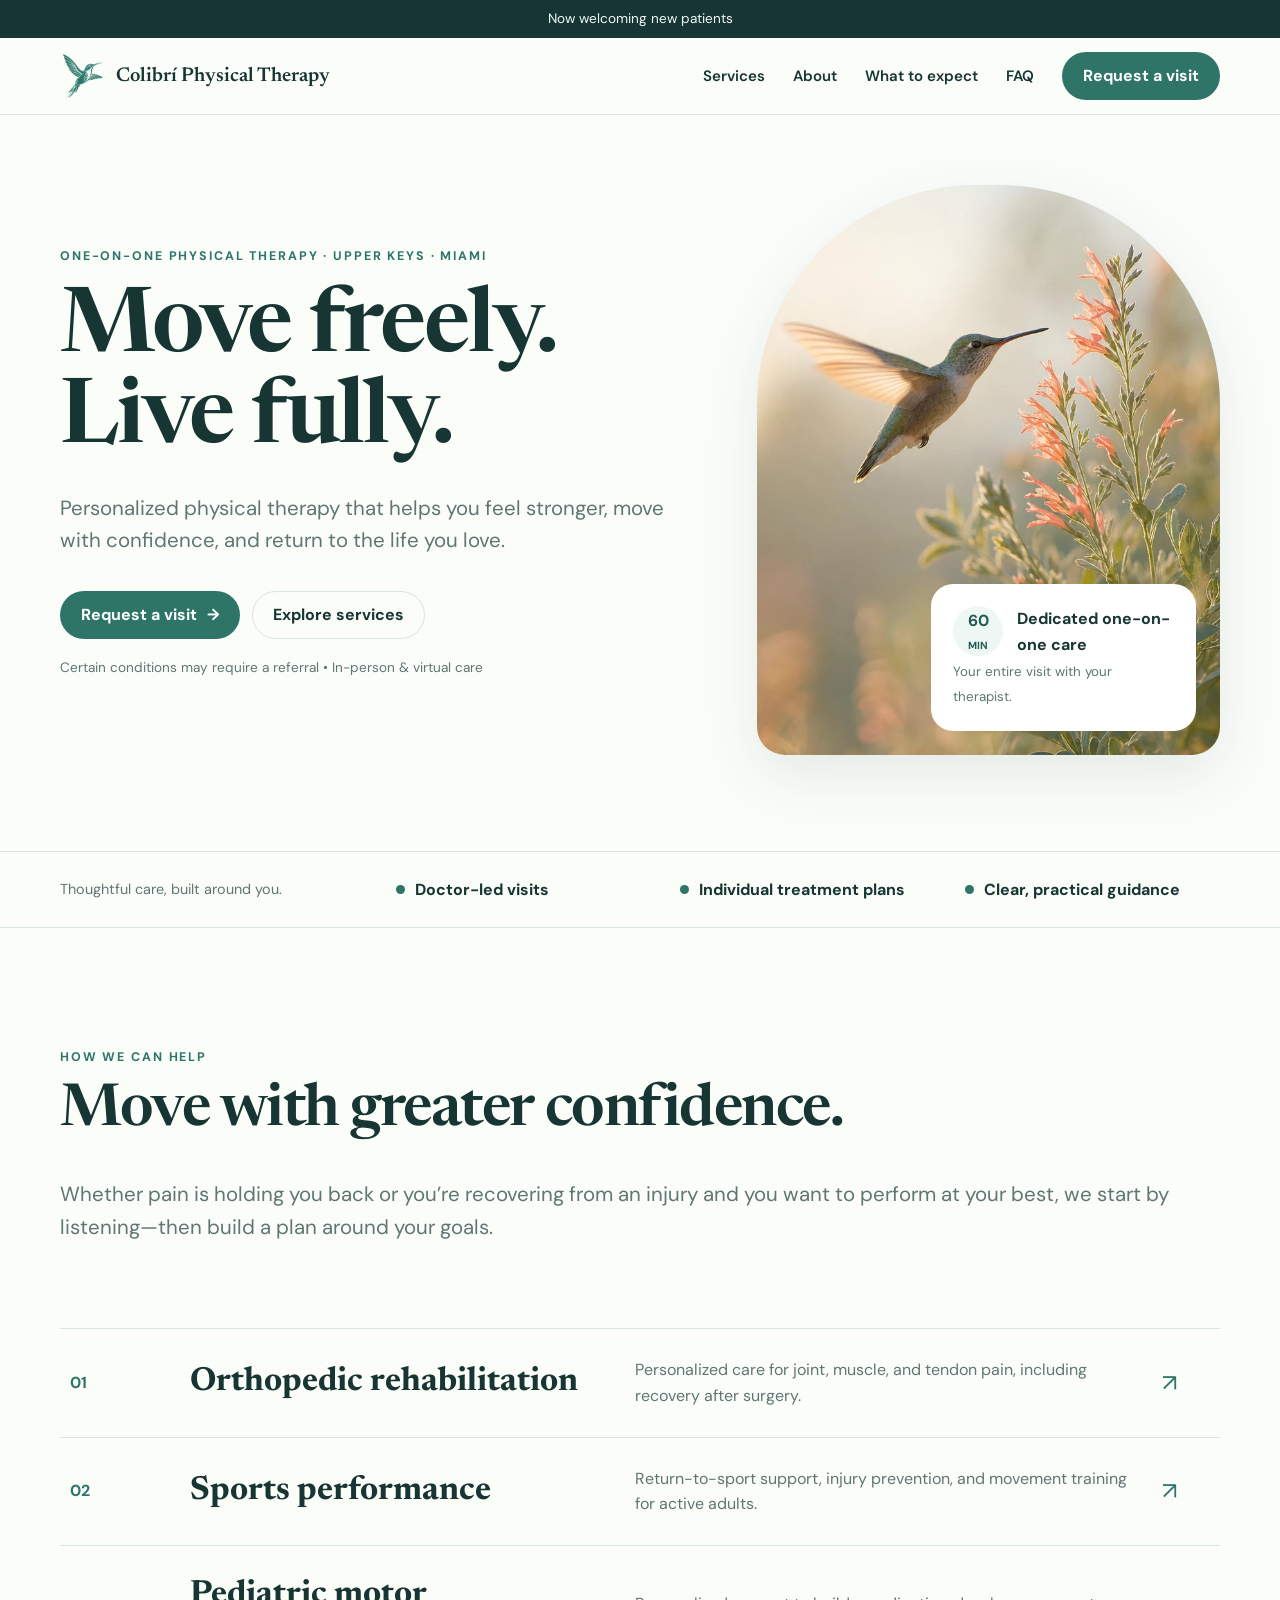
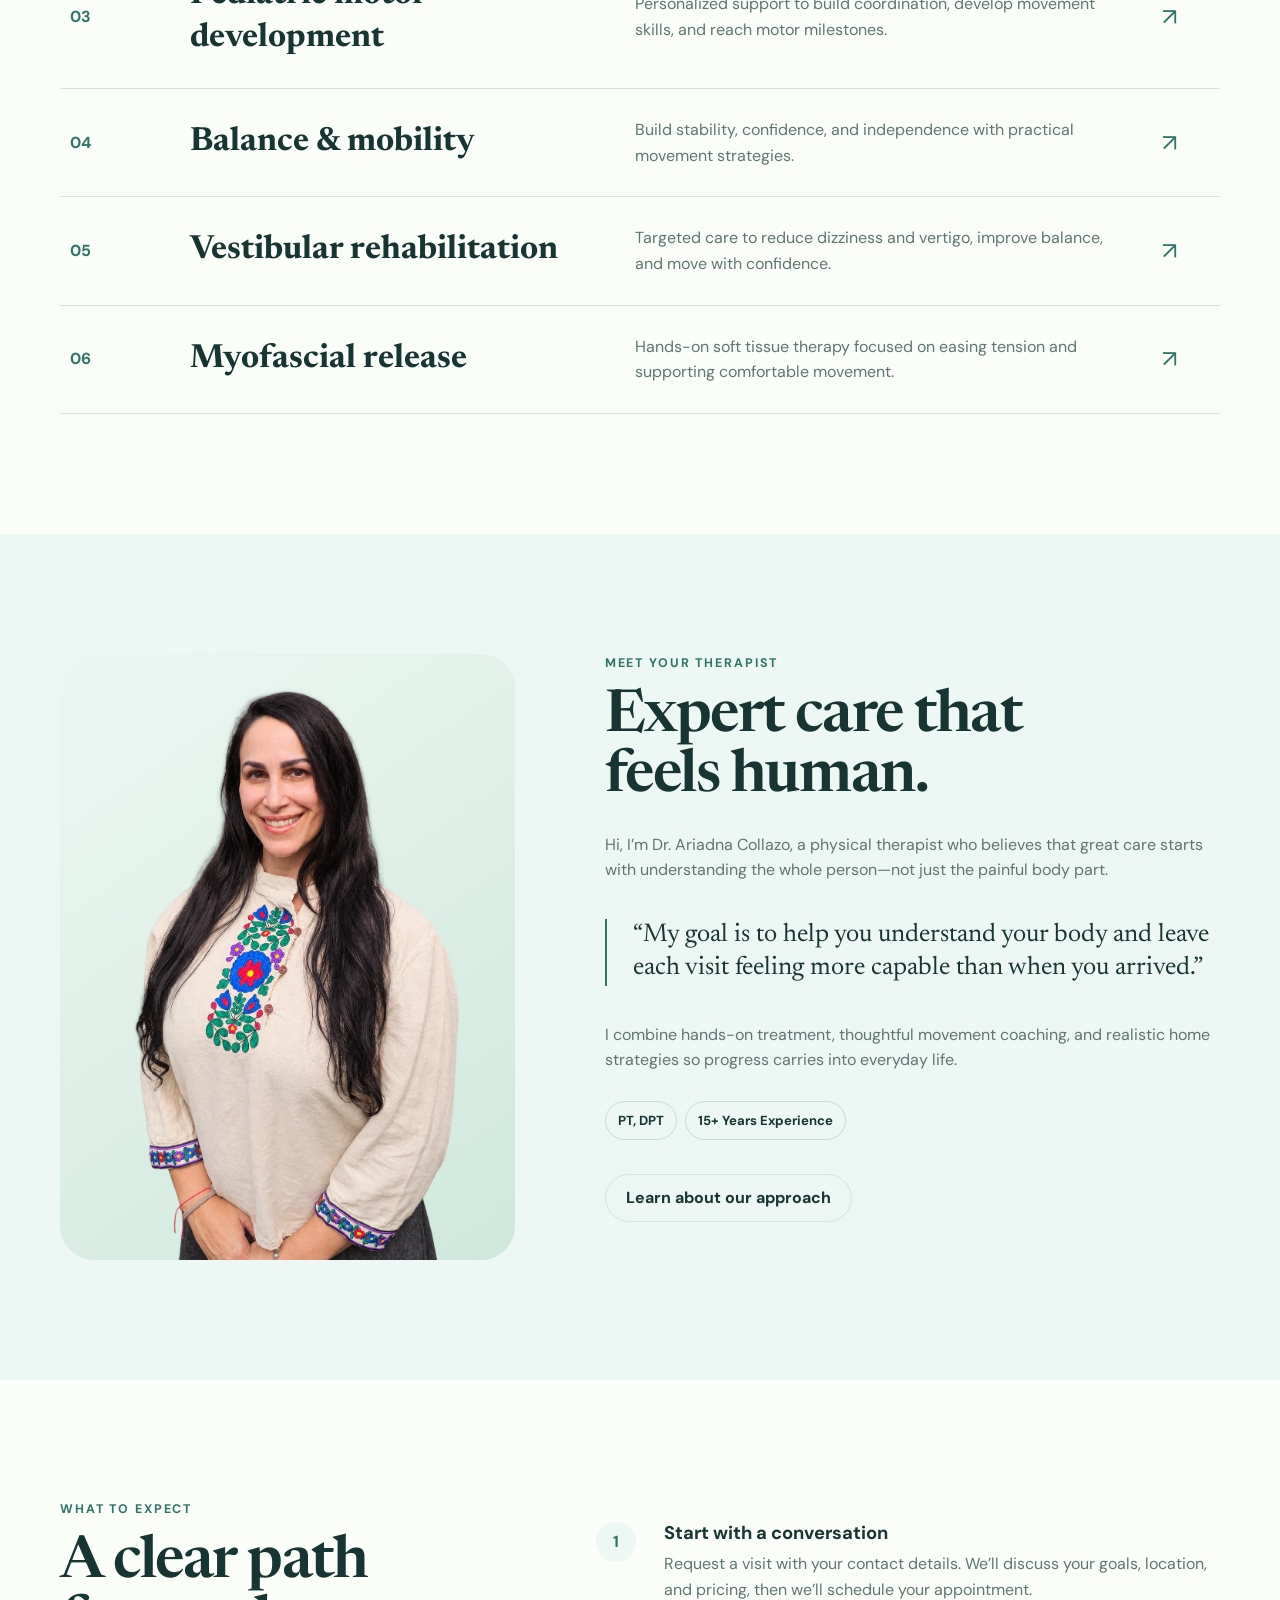
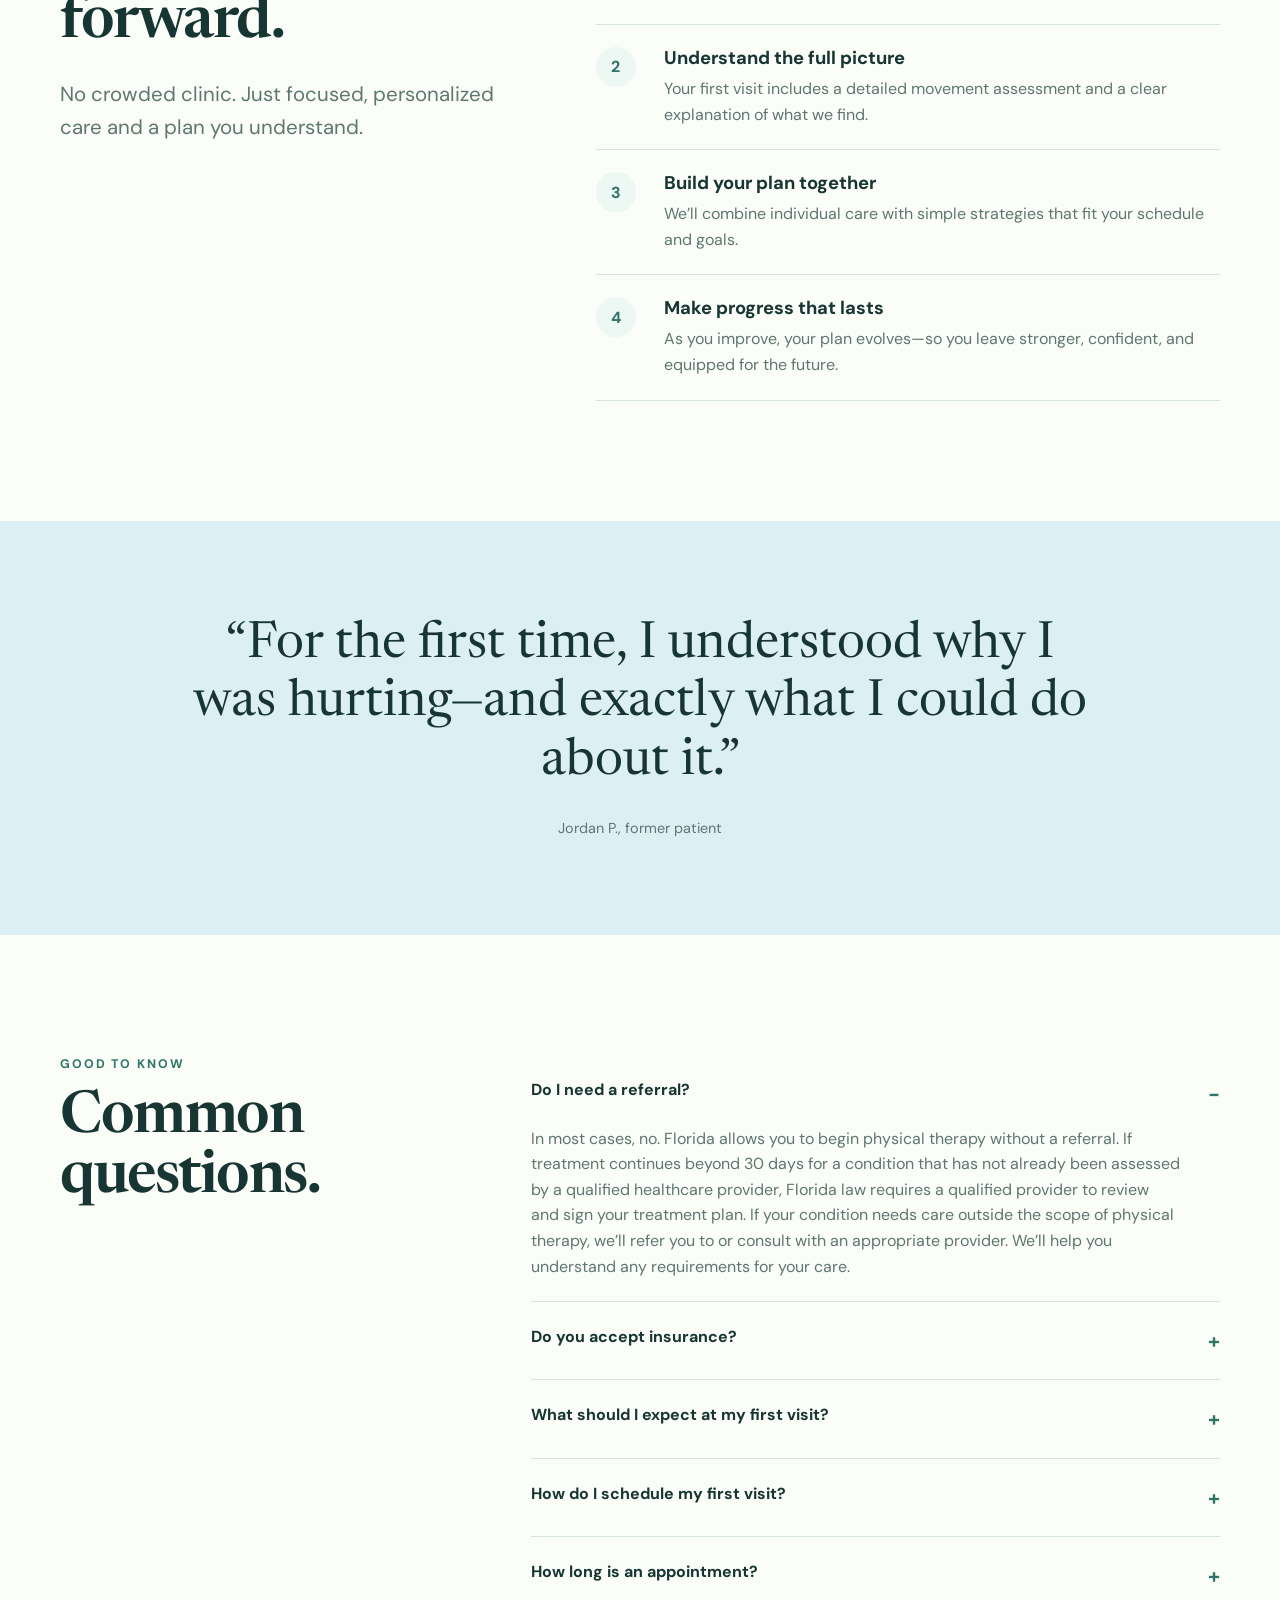
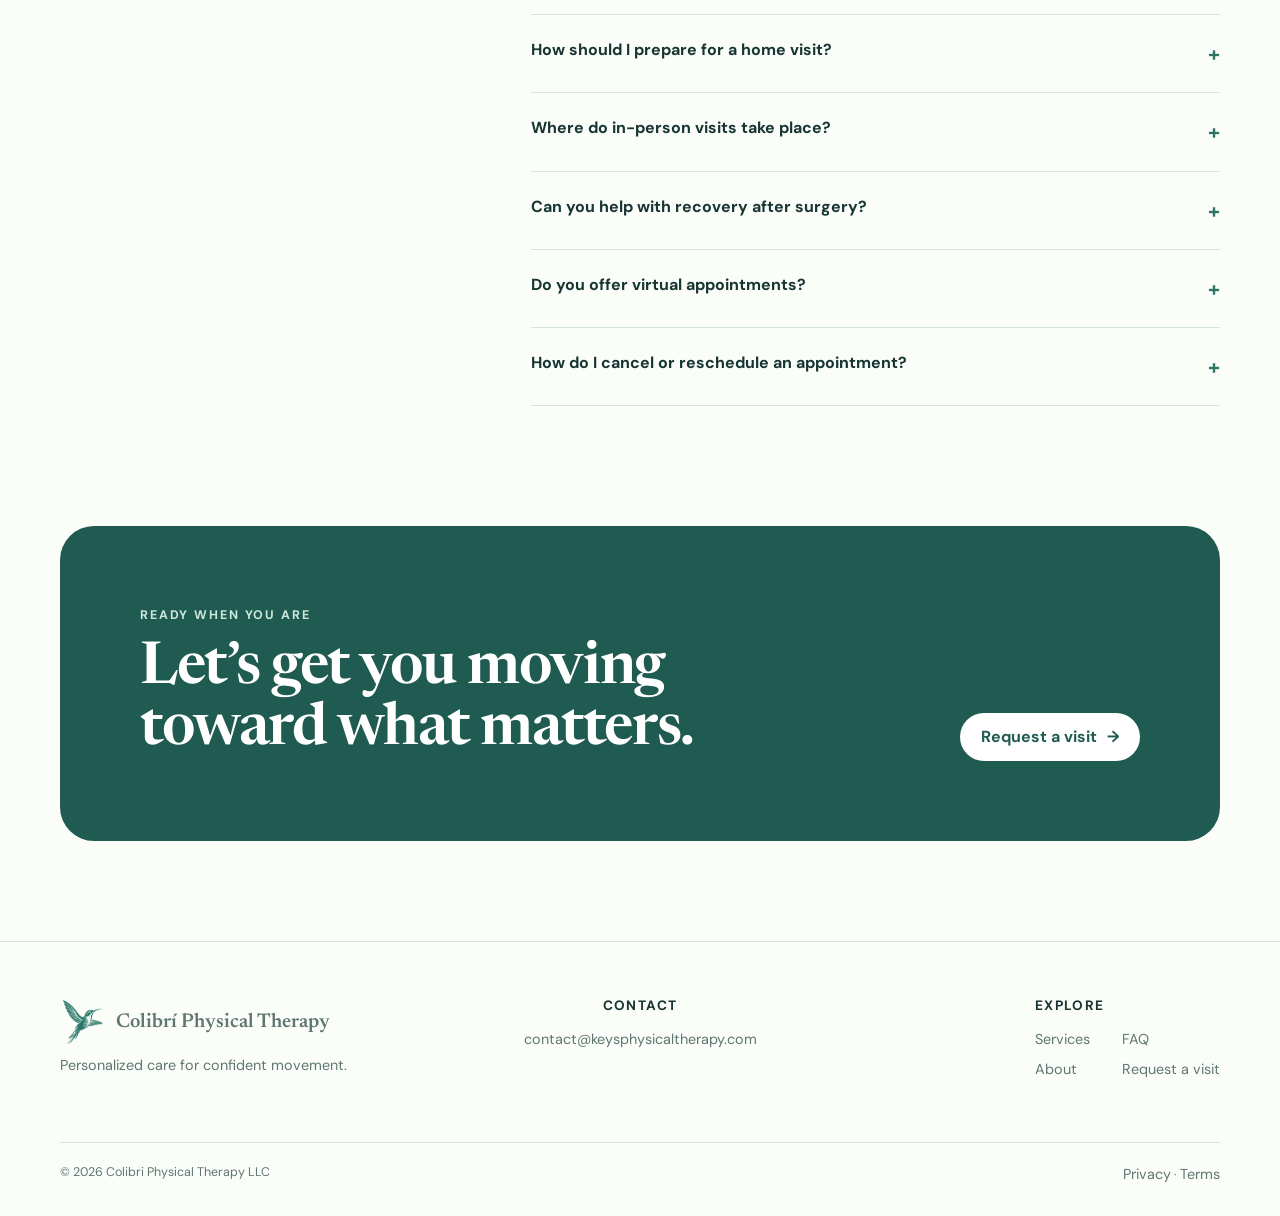
<file: index.html>
<!doctype html>
<html lang="en">
  <head>
    <meta charset="utf-8" />
    <meta name="viewport" content="width=device-width, initial-scale=1" />
    <meta
      name="description"
      content="Personalized, one-on-one physical therapy in the Upper Keys and Miami. Explore Colibri Physical Therapy’s services, meet your therapist, and request a visit."
    />
    <title>Colibri Physical Therapy — Move with confidence</title>
    <link rel="stylesheet" href="styles.css" />
    <link rel="icon" href="assets/favicon.ico" type="image/x-icon" />
  </head>
  <body>
    <a class="skip" href="#main">Skip to content</a>
    <div class="announcement">Now welcoming new patients</div>
    <header>
      <nav class="wrap" aria-label="Primary navigation">
        <a class="brand" href="#top" aria-label="Colibrí Physical Therapy home">
          <img
            class="brand-mark"
            src="assets/colibri-brand-mark.png"
            alt=""
            aria-hidden="true"
          />
          Colibrí Physical Therapy
        </a>
        <button
          class="menu-button"
          type="button"
          aria-label="Open menu"
          aria-expanded="false"
        >
          ☰
        </button>
        <div class="navlinks">
          <a href="#services">Services</a>
          <a href="#about">About</a>
          <a href="#process">What to expect</a>
          <a href="#faq">FAQ</a>
          <button class="button primary contact-open" type="button">
            Request a visit
          </button>
        </div>
      </nav>
    </header>

    <main id="main">
      <section class="hero" id="top">
        <div class="wrap hero-grid">
          <div class="hero-copy">
            <div class="eyebrow">
              One-on-one physical therapy · Upper Keys · Miami
            </div>
            <h1>Move freely.<br />Live fully.</h1>
            <p class="lead">
              Personalized physical therapy that helps you feel stronger, move
              with confidence, and return to the life you love.
            </p>
            <div class="actions">
              <button class="button primary contact-open" type="button">
                Request a visit <span aria-hidden="true">→</span>
              </button>
              <a class="button secondary" href="#services">Explore services</a>
            </div>
            <p class="microcopy">
              Certain conditions may require a referral
              <span aria-hidden="true">•</span> In-person & virtual care
            </p>
          </div>
          <div class="hero-art">
            <div class="arch">
              <img
                class="hero-bird"
                src="assets/colibri-hero.webp"
                alt="A colibri hummingbird hovering beside softly lit coral flowers"
              />
              <div class="session-card">
                <div class="date">
                  60<br /><span class="duration-unit">MIN</span>
                </div>
                <strong>Dedicated one-on-one care</strong>
                <small>Your entire visit with your therapist.</small>
              </div>
            </div>
          </div>
        </div>
      </section>

      <section class="trust" aria-label="Practice highlights">
        <div class="wrap trust-row">
          <p>Thoughtful care, built around you.</p>
          <div class="trust-point">
            <span class="dot"></span> Doctor-led visits
          </div>
          <div class="trust-point">
            <span class="dot"></span> Individual treatment plans
          </div>
          <div class="trust-point">
            <span class="dot"></span> Clear, practical guidance
          </div>
        </div>
      </section>

      <section class="services" id="services">
        <div class="wrap">
          <div class="section-heading">
            <div>
              <div class="eyebrow">How we can help</div>
              <h2>Move with greater confidence.</h2>
            </div>
            <p class="lead">
              Whether pain is holding you back or you’re recovering from an
              injury and you want to perform at your best, we start by
              listening—then build a plan around your goals.
            </p>
          </div>
          <div class="service-list">
            <a class="service" href="#process"
              ><span class="num">01</span>
              <h3>Orthopedic rehabilitation</h3>
              <p>
                Personalized care for joint, muscle, and tendon pain, including
                recovery after surgery.
              </p>
              <span class="arrow">↗</span></a
            >
            <a class="service" href="#process"
              ><span class="num">02</span>
              <h3>Sports performance</h3>
              <p>
                Return-to-sport support, injury prevention, and movement
                training for active adults.
              </p>
              <span class="arrow">↗</span></a
            >
            <a class="service" href="#process"
              ><span class="num">03</span>
              <h3>Pediatric motor development</h3>
              <p>
                Personalized support to build coordination, develop movement
                skills, and reach motor milestones.
              </p>
              <span class="arrow">↗</span></a
            >
            <a class="service" href="#process"
              ><span class="num">04</span>
              <h3>Balance & mobility</h3>
              <p>
                Build stability, confidence, and independence with practical
                movement strategies.
              </p>
              <span class="arrow">↗</span></a
            >
            <a class="service" href="#process"
              ><span class="num">05</span>
              <h3>Vestibular rehabilitation</h3>
              <p>
                Targeted care to reduce dizziness and vertigo, improve balance,
                and move with confidence.
              </p>
              <span class="arrow">↗</span></a
            >
            <a class="service" href="#process"
              ><span class="num">06</span>
              <h3>Myofascial release</h3>
              <p>
                Hands-on soft tissue therapy focused on easing tension and
                supporting comfortable movement.
              </p>
              <span class="arrow">↗</span></a
            >
          </div>
        </div>
      </section>

      <section class="about" id="about">
        <div class="wrap about-grid">
          <div class="portrait">
            <img
              src="assets/profile-pic.webp"
              alt="Dr. Ariadna Collazo, your Colibri physical therapist, smiling"
              width="1055"
              height="1491"
              loading="lazy"
              decoding="async"
            />
          </div>
          <div class="about-copy">
            <div class="about-heading">
              <div class="eyebrow">Meet your therapist</div>
              <h2>Expert care that feels human.</h2>
            </div>
            <div class="about-details">
              <p>
                Hi, I’m Dr. Ariadna Collazo, a physical therapist who believes
                that great care starts with understanding the whole person—not
                just the painful body part.
              </p>
              <p class="quote">
                “My goal is to help you understand your body and leave each visit
                feeling more capable than when you arrived.”
              </p>
              <p>
                I combine hands-on treatment, thoughtful movement coaching, and
                realistic home strategies so progress carries into everyday life.
              </p>
              <div class="credentials">
                <span>PT, DPT</span><span>15+ Years Experience</span>
              </div>
              <a class="button secondary" href="#process"
                >Learn about our approach</a
              >
            </div>
          </div>
        </div>
      </section>

      <section class="process" id="process">
        <div class="wrap process-grid">
          <div>
            <div class="eyebrow">What to expect</div>
            <h2>A clear path forward.</h2>
            <p class="lead">
              No crowded clinic. Just focused, personalized care and a plan you
              understand.
            </p>
          </div>
          <div class="steps">
            <div class="step">
              <div>
                <h3>Start with a conversation</h3>
                <p>
                  Request a visit with your contact details. We’ll discuss your
                  goals, location, and pricing, then we’ll schedule your
                  appointment.
                </p>
              </div>
            </div>
            <div class="step">
              <div>
                <h3>Understand the full picture</h3>
                <p>
                  Your first visit includes a detailed movement assessment and a
                  clear explanation of what we find.
                </p>
              </div>
            </div>
            <div class="step">
              <div>
                <h3>Build your plan together</h3>
                <p>
                  We’ll combine individual care with simple strategies that fit
                  your schedule and goals.
                </p>
              </div>
            </div>
            <div class="step">
              <div>
                <h3>Make progress that lasts</h3>
                <p>
                  As you improve, your plan evolves—so you leave stronger,
                  confident, and equipped for the future.
                </p>
              </div>
            </div>
          </div>
        </div>
      </section>

      <section class="testimonial">
        <div class="wrap">
          <blockquote>
            “For the first time, I understood why I was hurting—and exactly what
            I could do about it.”
          </blockquote>
          <cite>Jordan P., former patient</cite>
        </div>
      </section>

      <section class="faq" id="faq">
        <div class="wrap faq-grid">
          <div>
            <div class="eyebrow">Good to know</div>
            <h2>Common questions.</h2>
          </div>
          <div>
            <details open>
              <summary>Do I need a referral?</summary>
              <p>
                In most cases, no. Florida allows you to begin physical therapy
                without a referral. If treatment continues beyond 30 days for a
                condition that has not already been assessed by a qualified
                healthcare provider, Florida law requires a qualified provider
                to review and sign your treatment plan. If your condition needs
                care outside the scope of physical therapy, we’ll refer you to
                or consult with an appropriate provider. We’ll help you
                understand any requirements for your care.
              </p>
            </details>
            <details>
              <summary>Do you accept insurance?</summary>
              <p>
                We do not accept insurance. We offer straightforward, affordable
                self-pay pricing and are happy to answer any questions about the
                cost of your care before you schedule.
              </p>
            </details>
            <details>
              <summary>What should I expect at my first visit?</summary>
              <p>
                Your first visit typically includes a conversation about your
                goals, a movement assessment, an explanation of findings, and
                the beginning of treatment.
              </p>
            </details>
            <details>
              <summary>How do I schedule my first visit?</summary>
              <p>
                Choose “Request a visit” and share your contact details. We’ll
                get in touch to discuss your goals, confirm our service area,
                and answer questions about pricing. Then we’ll schedule an
                appointment.
              </p>
            </details>
            <details>
              <summary>How long is an appointment?</summary>
              <p>
                Visits are designed around 60 minutes of dedicated one-on-one
                care. We’ll confirm the length of your appointment when you
                schedule.
              </p>
            </details>
            <details>
              <summary>How should I prepare for a home visit?</summary>
              <p>
                Wear comfortable clothing that lets you move easily. Have your
                medication list, any relevant medical records, and a referral if
                one is required. You’re welcome to have a list of questions or
                goals ready, too.
              </p>
            </details>
            <details>
              <summary>Where do in-person visits take place?</summary>
              <p>
                We come to you. Contact us to confirm whether your location is
                within our service area and discuss a suitable space for your
                visit.
              </p>
            </details>
            <details>
              <summary>Can you help with recovery after surgery?</summary>
              <p>
                Yes. Post-surgical recovery is part of our orthopedic
                rehabilitation services. Share your procedure details and your
                surgeon’s instructions when you contact us so we can discuss
                your care needs.
              </p>
            </details>
            <details>
              <summary>Do you offer virtual appointments?</summary>
              <p>
                Yes. Virtual visits may be available for movement coaching,
                exercise progression, and follow-up care.
              </p>
            </details>
            <details>
              <summary>How do I cancel or reschedule an appointment?</summary>
              <p>
                Contact us for help changing your appointment. Please let us
                know as early as possible. We’ll share the practice’s
                cancellation policy when you book.
              </p>
            </details>
          </div>
        </div>
      </section>

      <section class="cta">
        <div class="wrap cta-panel">
          <div>
            <div class="eyebrow">Ready when you are</div>
            <h2>Let’s get you moving toward what matters.</h2>
          </div>
          <button class="button light contact-open" type="button">
            Request a visit <span aria-hidden="true">→</span>
          </button>
        </div>
      </section>
    </main>

    <footer>
      <div class="wrap">
        <div class="footer-grid">
          <div>
            <a
              class="brand"
              href="#top"
              aria-label="Colibrí Physical Therapy home"
            >
              <img
                class="brand-mark"
                src="assets/colibri-brand-mark.png"
                alt=""
                aria-hidden="true"
              />
              Colibrí Physical Therapy
            </a>
            <p>Personalized care for confident movement.</p>
          </div>
          <div class="footer-contact">
            <h3>Contact</h3>
            <a href="mailto:contact@keysphysicaltherapy.com"
              >contact@keysphysicaltherapy.com</a
            >
          </div>
          <div class="footer-explore">
            <h3>Explore</h3>
            <div class="footer-links">
              <a href="#services">Services</a>
              <a href="#about">About</a>
              <a href="#faq">FAQ</a>
              <a href="#" class="contact-open">Request a visit</a>
            </div>
          </div>
        </div>
        <div class="legal">
          <span>© 2026 Colibri Physical Therapy LLC</span
          ><span
            ><a href="legal.html#privacy">Privacy</a> ·
            <a href="legal.html#terms">Terms</a></span
          >
        </div>
      </div>
    </footer>

    <dialog
      class="modal"
      id="contact-modal"
      aria-labelledby="contact-title"
      aria-describedby="contact-intro"
    >
      <div class="modal-card contact-card">
        <div class="modal-head">
          <div>
            <div class="eyebrow">Let’s start with a conversation</div>
            <h2 id="contact-title">Request a visit</h2>
          </div>
          <button class="close" type="button" aria-label="Close visit request">
            ×
          </button>
        </div>
        <div class="contact-body">
          <p id="contact-intro" class="contact-intro">
            Share a few details and we’ll get in touch to discuss your visit.
          </p>
          <form id="contact-form" method="dialog">
            <div class="contact-grid">
              <div class="form-field">
                <label for="contact-name">Name</label>
                <input
                  id="contact-name"
                  name="name"
                  autocomplete="name"
                  maxlength="120"
                  required
                  autofocus
                />
              </div>
              <div class="form-field">
                <label for="contact-email">Email</label>
                <input
                  id="contact-email"
                  name="email"
                  type="email"
                  autocomplete="email"
                  maxlength="254"
                  required
                />
              </div>
              <div class="form-field">
                <label for="contact-phone">Phone</label>
                <input
                  id="contact-phone"
                  name="phone"
                  type="tel"
                  autocomplete="tel"
                  maxlength="40"
                  required
                />
              </div>
              <div class="form-field">
                <label for="contact-zip">ZIP code</label>
                <input
                  id="contact-zip"
                  name="zip"
                  autocomplete="postal-code"
                  inputmode="numeric"
                  pattern="[0-9]{5}(-[0-9]{4})?"
                  title="Enter a five-digit ZIP code, optionally followed by a four-digit extension."
                  maxlength="10"
                  required
                  aria-describedby="zip-hint"
                />
                <small id="zip-hint">So we can check our service area.</small>
              </div>
              <div class="form-field full-width">
                <label for="contact-message"
                  >Anything you’d like us to know?
                  <span class="optional-label">(optional)</span></label
                >
                <textarea
                  id="contact-message"
                  name="message"
                  rows="3"
                  maxlength="2000"
                  placeholder="Questions about home visits, pricing, or getting started"
                  aria-describedby="message-hint"
                ></textarea>
                <small id="message-hint"
                  >Please keep medical details for your conversation with your
                  therapist.</small
                >
              </div>
            </div>
            <p class="contact-delivery-note" id="contact-delivery-note">
              Your email app will open with your request. Send the email to
              reach Colibri.
            </p>
            <p class="form-error" id="contact-error" role="alert" hidden></p>
            <div class="contact-actions">
              <button class="button primary" id="contact-submit" type="submit">
                Continue by email <span aria-hidden="true">→</span>
              </button>
            </div>
            <p class="contact-privacy">
              We’ll use your details to respond to your request.
              <a href="legal.html#privacy">Privacy Policy</a>
            </p>
          </form>
          <div class="contact-email-step" id="contact-email-step" hidden>
            <div class="contact-mark" aria-hidden="true">↗</div>
            <h3>Send your request by email</h3>
            <p>
              Your request is ready in your email app. Send it to reach Colibri.
              If your email app didn’t open, use the link below or email
              <a
                class="contact-email-address"
                href="mailto:contact@keysphysicaltherapy.com"
                >contact@keysphysicaltherapy.com</a
              >.
            </p>
            <div class="contact-actions">
              <a
                class="button primary"
                id="contact-email-link"
                href="mailto:contact@keysphysicaltherapy.com"
                >Open email app</a
              >
              <button class="button secondary" id="contact-edit" type="button">
                Edit details
              </button>
            </div>
          </div>
          <div
            class="contact-success"
            id="contact-success"
            role="status"
            tabindex="-1"
            hidden
          >
            <div class="contact-mark" aria-hidden="true">✓</div>
            <h3>Thanks for reaching out.</h3>
            <p>
              We’ve received your request. We’ll contact you to discuss your
              visit and next steps.
            </p>
            <button class="button primary" id="contact-done" type="button">
              Done
            </button>
          </div>
        </div>
      </div>
    </dialog>

    <script src="contact-config.js"></script>
    <script src="script.js" defer></script>
  </body>
</html>
</file>
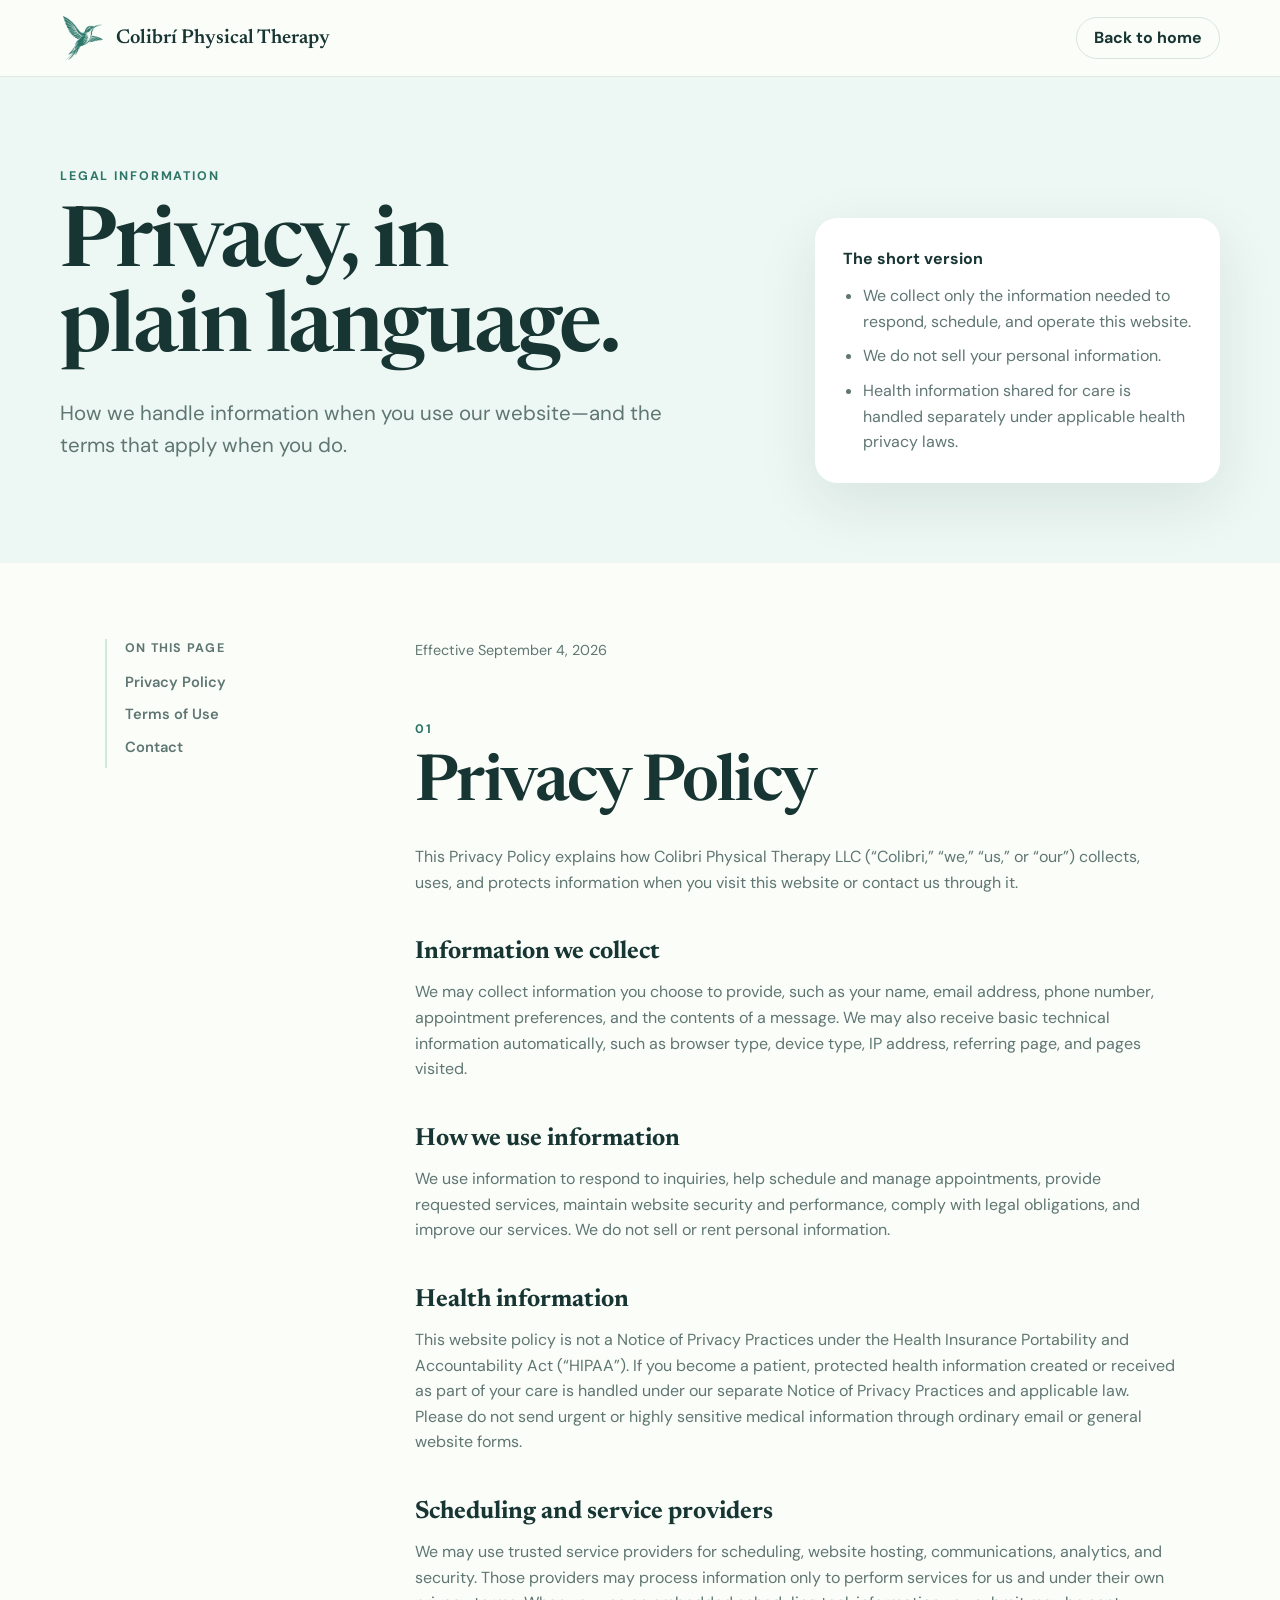
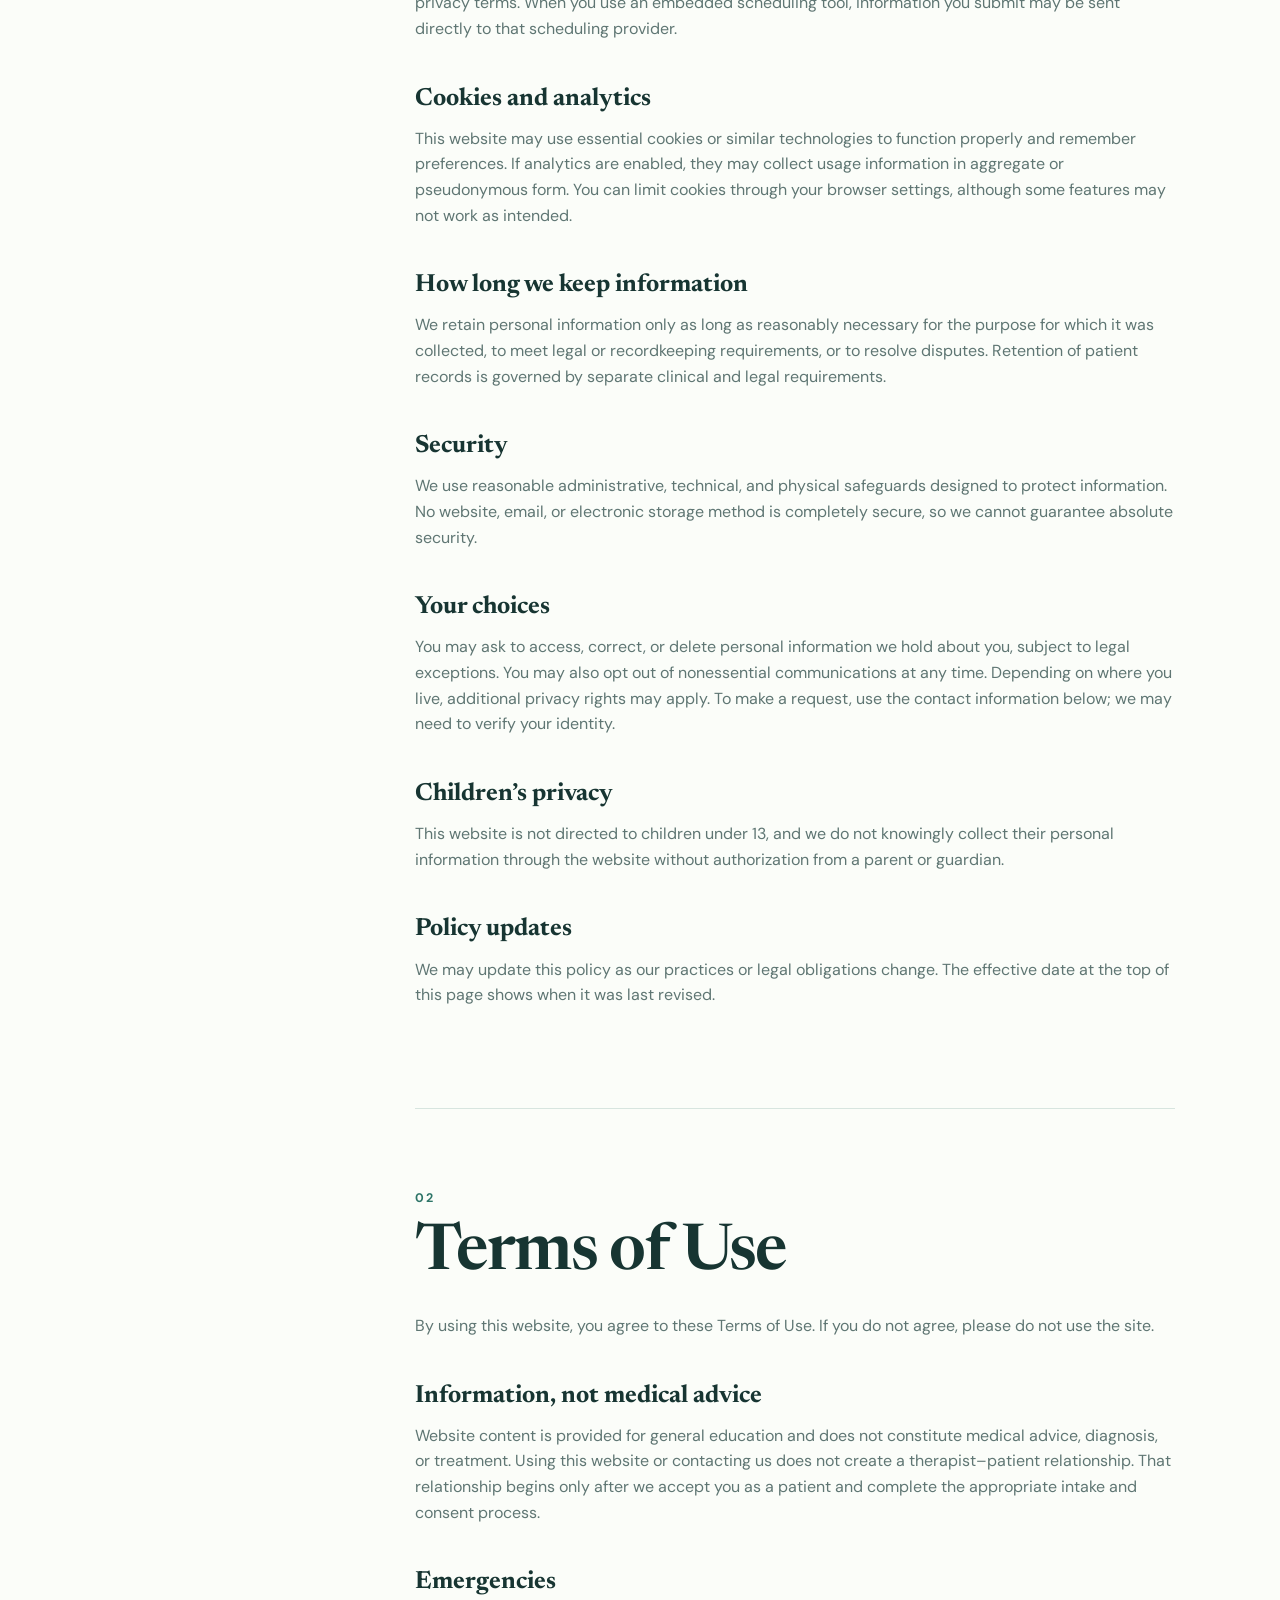
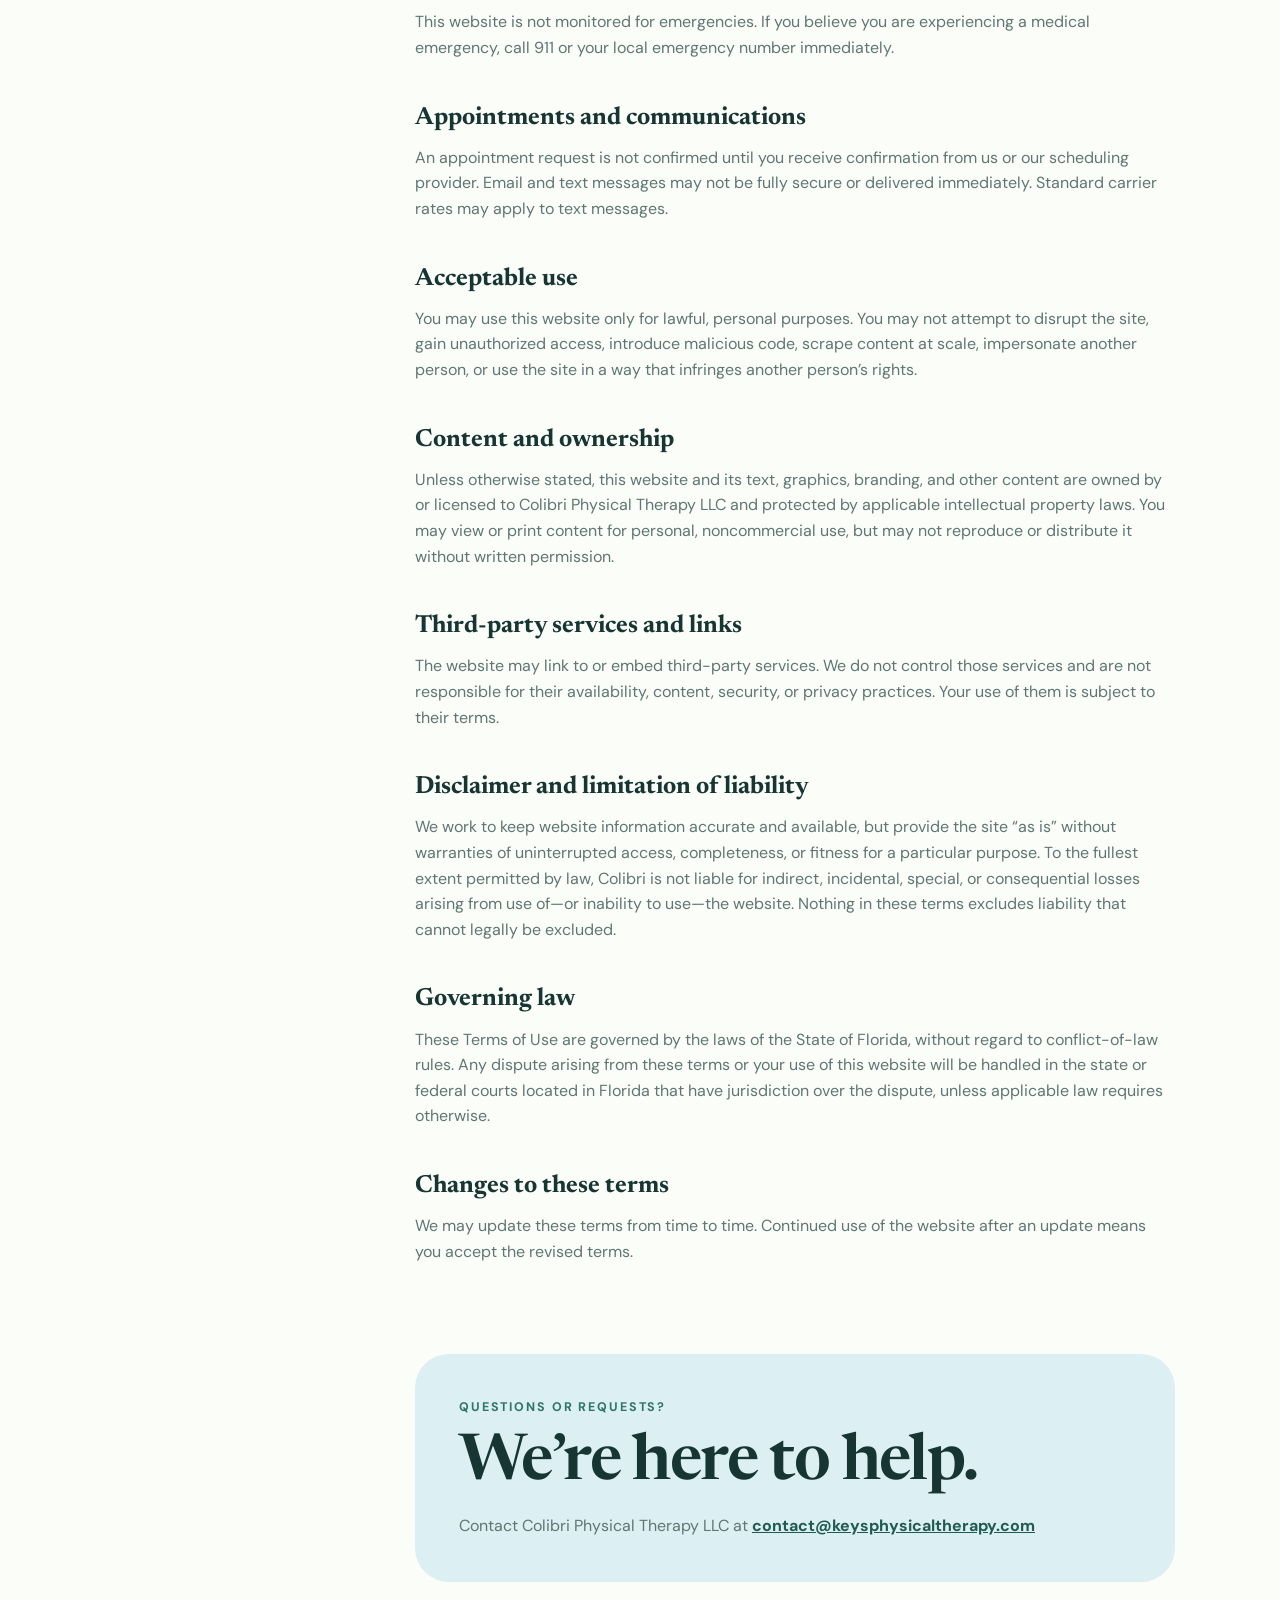
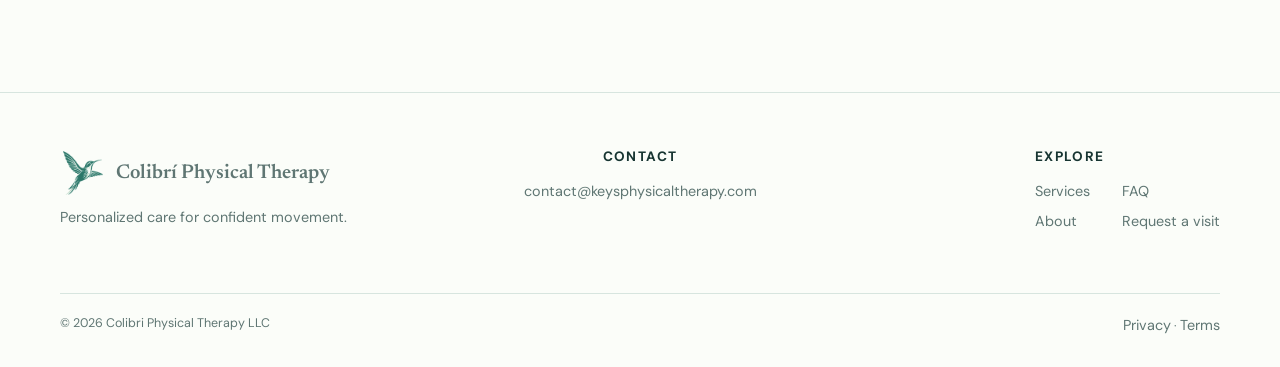
<file: legal.html>
<!doctype html>
<html lang="en">
  <head>
    <meta charset="utf-8" />
    <meta name="viewport" content="width=device-width, initial-scale=1" />
    <meta
      name="description"
      content="Privacy Policy and Terms of Use for Colibri Physical Therapy."
    />
    <title>Privacy & Terms — Colibri Physical Therapy</title>
    <link rel="stylesheet" href="styles.css" />
  </head>
  <body>
    <a class="skip" href="#main">Skip to content</a>
    <header>
      <nav class="wrap" aria-label="Primary navigation">
        <a
          class="brand"
          href="index.html"
          aria-label="Colibrí Physical Therapy home"
        >
          <img
            class="brand-mark"
            src="assets/colibri-brand-mark.png"
            alt=""
            aria-hidden="true"
          />
          Colibrí Physical Therapy
        </a>
        <a class="button secondary legal-home-link" href="index.html"
          >Back to home</a
        >
      </nav>
    </header>

    <main id="main" class="legal-page">
      <section class="legal-hero">
        <div class="wrap legal-hero-grid">
          <div>
            <div class="eyebrow">Legal information</div>
            <h1>Privacy, in plain language.</h1>
            <p class="lead">
              How we handle information when you use our website—and the terms
              that apply when you do.
            </p>
          </div>
          <div class="legal-summary" aria-label="Policy summary">
            <p><strong>The short version</strong></p>
            <ul>
              <li>
                We collect only the information needed to respond, schedule, and
                operate this website.
              </li>
              <li>We do not sell your personal information.</li>
              <li>
                Health information shared for care is handled separately under
                applicable health privacy laws.
              </li>
            </ul>
          </div>
        </div>
      </section>

      <div class="wrap legal-layout">
        <aside class="legal-nav" aria-label="On this page">
          <p>On this page</p>
          <a href="#privacy">Privacy Policy</a>
          <a href="#terms">Terms of Use</a>
          <a href="#contact">Contact</a>
        </aside>

        <div class="legal-content">
          <p class="effective-date">Effective September 4, 2026</p>

          <article id="privacy">
            <div class="eyebrow">01</div>
            <h2>Privacy Policy</h2>
            <p>
              This Privacy Policy explains how Colibri Physical Therapy LLC
              (“Colibri,” “we,” “us,” or “our”) collects, uses, and protects
              information when you visit this website or contact us through it.
            </p>

            <h3>Information we collect</h3>
            <p>
              We may collect information you choose to provide, such as your
              name, email address, phone number, appointment preferences, and
              the contents of a message. We may also receive basic technical
              information automatically, such as browser type, device type, IP
              address, referring page, and pages visited.
            </p>

            <h3>How we use information</h3>
            <p>
              We use information to respond to inquiries, help schedule and
              manage appointments, provide requested services, maintain website
              security and performance, comply with legal obligations, and
              improve our services. We do not sell or rent personal information.
            </p>

            <h3>Health information</h3>
            <p>
              This website policy is not a Notice of Privacy Practices under the
              Health Insurance Portability and Accountability Act (“HIPAA”). If
              you become a patient, protected health information created or
              received as part of your care is handled under our separate Notice
              of Privacy Practices and applicable law. Please do not send urgent
              or highly sensitive medical information through ordinary email or
              general website forms.
            </p>

            <h3>Scheduling and service providers</h3>
            <p>
              We may use trusted service providers for scheduling, website
              hosting, communications, analytics, and security. Those providers
              may process information only to perform services for us and under
              their own privacy terms. When you use an embedded scheduling tool,
              information you submit may be sent directly to that scheduling
              provider.
            </p>

            <h3>Cookies and analytics</h3>
            <p>
              This website may use essential cookies or similar technologies to
              function properly and remember preferences. If analytics are
              enabled, they may collect usage information in aggregate or
              pseudonymous form. You can limit cookies through your browser
              settings, although some features may not work as intended.
            </p>

            <h3>How long we keep information</h3>
            <p>
              We retain personal information only as long as reasonably
              necessary for the purpose for which it was collected, to meet
              legal or recordkeeping requirements, or to resolve disputes.
              Retention of patient records is governed by separate clinical and
              legal requirements.
            </p>

            <h3>Security</h3>
            <p>
              We use reasonable administrative, technical, and physical
              safeguards designed to protect information. No website, email, or
              electronic storage method is completely secure, so we cannot
              guarantee absolute security.
            </p>

            <h3>Your choices</h3>
            <p>
              You may ask to access, correct, or delete personal information we
              hold about you, subject to legal exceptions. You may also opt out
              of nonessential communications at any time. Depending on where you
              live, additional privacy rights may apply. To make a request, use
              the contact information below; we may need to verify your
              identity.
            </p>

            <h3>Children’s privacy</h3>
            <p>
              This website is not directed to children under 13, and we do not
              knowingly collect their personal information through the website
              without authorization from a parent or guardian.
            </p>

            <h3>Policy updates</h3>
            <p>
              We may update this policy as our practices or legal obligations
              change. The effective date at the top of this page shows when it
              was last revised.
            </p>
          </article>

          <article id="terms">
            <div class="eyebrow">02</div>
            <h2>Terms of Use</h2>
            <p>
              By using this website, you agree to these Terms of Use. If you do
              not agree, please do not use the site.
            </p>

            <h3>Information, not medical advice</h3>
            <p>
              Website content is provided for general education and does not
              constitute medical advice, diagnosis, or treatment. Using this
              website or contacting us does not create a therapist–patient
              relationship. That relationship begins only after we accept you as
              a patient and complete the appropriate intake and consent process.
            </p>

            <h3>Emergencies</h3>
            <p>
              This website is not monitored for emergencies. If you believe you
              are experiencing a medical emergency, call 911 or your local
              emergency number immediately.
            </p>

            <h3>Appointments and communications</h3>
            <p>
              An appointment request is not confirmed until you receive
              confirmation from us or our scheduling provider. Email and text
              messages may not be fully secure or delivered immediately.
              Standard carrier rates may apply to text messages.
            </p>

            <h3>Acceptable use</h3>
            <p>
              You may use this website only for lawful, personal purposes. You
              may not attempt to disrupt the site, gain unauthorized access,
              introduce malicious code, scrape content at scale, impersonate
              another person, or use the site in a way that infringes another
              person’s rights.
            </p>

            <h3>Content and ownership</h3>
            <p>
              Unless otherwise stated, this website and its text, graphics,
              branding, and other content are owned by or licensed to Colibri
              Physical Therapy LLC and protected by applicable intellectual
              property laws. You may view or print content for personal,
              noncommercial use, but may not reproduce or distribute it without
              written permission.
            </p>

            <h3>Third-party services and links</h3>
            <p>
              The website may link to or embed third-party services. We do not
              control those services and are not responsible for their
              availability, content, security, or privacy practices. Your use of
              them is subject to their terms.
            </p>

            <h3>Disclaimer and limitation of liability</h3>
            <p>
              We work to keep website information accurate and available, but
              provide the site “as is” without warranties of uninterrupted
              access, completeness, or fitness for a particular purpose. To the
              fullest extent permitted by law, Colibri is not liable for
              indirect, incidental, special, or consequential losses arising
              from use of—or inability to use—the website. Nothing in these
              terms excludes liability that cannot legally be excluded.
            </p>

            <h3>Governing law</h3>
            <p>
              These Terms of Use are governed by the laws of the State of
              Florida, without regard to conflict-of-law rules. Any dispute
              arising from these terms or your use of this website will be
              handled in the state or federal courts located in Florida that
              have jurisdiction over the dispute, unless applicable law requires
              otherwise.
            </p>

            <h3>Changes to these terms</h3>
            <p>
              We may update these terms from time to time. Continued use of the
              website after an update means you accept the revised terms.
            </p>
          </article>

          <section class="legal-contact" id="contact">
            <div class="eyebrow">Questions or requests?</div>
            <h2>We’re here to help.</h2>
            <p>
              Contact Colibri Physical Therapy LLC at
              <a href="mailto:contact@keysphysicaltherapy.com"
                >contact@keysphysicaltherapy.com</a
              >
            </p>
          </section>
        </div>
      </div>
    </main>

    <footer>
      <div class="wrap">
        <div class="footer-grid">
          <div>
            <a
              class="brand"
              href="index.html"
              aria-label="Colibrí Physical Therapy home"
            >
              <img
                class="brand-mark"
                src="assets/colibri-brand-mark.png"
                alt=""
                aria-hidden="true"
              />
              Colibrí Physical Therapy
            </a>
            <p>Personalized care for confident movement.</p>
          </div>
          <div class="footer-contact">
            <h3>Contact</h3>
            <a href="mailto:contact@keysphysicaltherapy.com"
              >contact@keysphysicaltherapy.com</a
            >
          </div>
          <div class="footer-explore">
            <h3>Explore</h3>
            <div class="footer-links">
              <a href="index.html#services">Services</a>
              <a href="index.html#about">About</a>
              <a href="index.html#faq">FAQ</a>
              <a href="index.html">Request a visit</a>
            </div>
          </div>
        </div>
        <div class="legal">
          <span>© 2026 Colibri Physical Therapy LLC</span
          ><span
            ><a href="#privacy">Privacy</a> · <a href="#terms">Terms</a></span
          >
        </div>
      </div>
    </footer>
  </body>
</html>
</file>
<file: styles.css>
@import url("https://fonts.googleapis.com/css2?family=DM+Sans:wght@400;500;600;700&family=Newsreader:opsz,wght@6..72,500;6..72,600&display=swap");

:root {
  --ink: #173532;
  --muted: #5f7673;
  --paper: #fbfdf9;
  --white: #fff;
  --mist: #edf7f3;
  --sage: #cfe8dc;
  --leaf: #2e7568;
  --leaf-dark: #205b51;
  --sky: #dceff3;
  --line: #d7e5df;
  --sun: #f4d9a9;
  --radius-sm: 12px;
  --radius-md: 22px;
  --radius-lg: 34px;
  --shadow: 0 20px 60px rgba(25, 72, 65, 0.1);
  --serif: "Newsreader", Georgia, serif;
  --sans: "DM Sans", Arial, sans-serif;
}

* {
  box-sizing: border-box;
}
html {
  scroll-behavior: smooth;
}
body {
  margin: 0;
  background: var(--paper);
  color: var(--ink);
  font-family: var(--sans);
  line-height: 1.6;
}
body.modal-open {
  overflow: hidden;
}
a {
  color: inherit;
}
button,
input,
select,
textarea {
  font: inherit;
}
img {
  max-width: 100%;
  display: block;
}
section {
  scroll-margin-top: 88px;
}
.wrap {
  width: min(1160px, calc(100% - 40px));
  margin-inline: auto;
}
.eyebrow {
  color: var(--leaf);
  font-weight: 700;
  font-size: 0.78rem;
  letter-spacing: 0.15em;
  text-transform: uppercase;
}
section .eyebrow + h2 {
  margin-top: 14px;
}
.modal .eyebrow + h2 {
  margin-top: 14px;
}
h1,
h2,
h3,
p {
  margin-top: 0;
}
h1,
h2,
h3 {
  text-wrap: balance;
}
h1,
h2 {
  font-family: var(--serif);
  font-weight: 600;
  letter-spacing: -0.025em;
  line-height: 1.02;
}
h1 {
  font-size: clamp(3.6rem, 7vw, 6.9rem);
  max-width: 850px;
  margin: 18px 0 24px;
}
h2 {
  font-size: clamp(2.5rem, 4.6vw, 4.5rem);
  margin-bottom: 24px;
}
h3 {
  font-size: 1.15rem;
  line-height: 1.3;
}
.lead {
  color: var(--muted);
  font-size: clamp(1.05rem, 1.7vw, 1.28rem);
  max-width: 650px;
}
.button {
  min-height: 48px;
  display: inline-flex;
  align-items: center;
  justify-content: center;
  gap: 10px;
  padding: 0 20px;
  border: 1px solid transparent;
  border-radius: 999px;
  font-weight: 700;
  text-decoration: none;
  cursor: pointer;
  transition:
    transform 0.2s,
    background 0.2s,
    border-color 0.2s;
}
.button:hover {
  transform: translateY(-2px);
}
.button.primary {
  background: var(--leaf);
  color: white;
}
.button.primary:hover {
  background: var(--leaf-dark);
}
.button.secondary {
  background: transparent;
  border-color: var(--line);
}
.button.secondary:hover {
  background: white;
  border-color: var(--leaf);
}
.button.light {
  background: white;
  color: var(--leaf-dark);
}
.skip {
  position: absolute;
  left: -999px;
  top: 0;
}
.skip:focus {
  left: 12px;
  top: 12px;
  z-index: 1000;
  background: white;
  padding: 10px;
}

.announcement {
  background: var(--ink);
  color: #effbf7;
  font-size: 0.85rem;
  text-align: center;
  padding: 8px 20px;
}
header {
  position: sticky;
  top: 0;
  z-index: 30;
  background: color-mix(in srgb, var(--paper) 92%, transparent);
  border-bottom: 1px solid rgba(215, 229, 223, 0.75);
  backdrop-filter: blur(12px);
}
nav {
  height: 76px;
  display: flex;
  align-items: center;
  justify-content: space-between;
  gap: 20px;
}
.brand {
  display: inline-flex;
  align-items: center;
  gap: 10px;
  white-space: nowrap;
  text-decoration: none;
  font-family: var(--serif);
  font-size: 1.25rem;
  font-weight: 600;
}
.brand-mark {
  width: 46px;
  height: 50px;
  flex: 0 0 auto;
  object-fit: contain;
}
.navlinks {
  display: flex;
  align-items: center;
  gap: 28px;
}
.navlinks a {
  text-decoration: none;
  font-size: 0.94rem;
  font-weight: 600;
}
.navlinks a:not(.button):hover {
  color: var(--leaf);
}
.menu-button {
  display: none;
  border: 0;
  background: transparent;
  min-width: 44px;
  min-height: 44px;
  font-size: 1.5rem;
}

.hero {
  padding: 70px 0 96px;
  overflow: hidden;
}
.hero-grid {
  display: grid;
  grid-template-columns: 1.15fr 0.85fr;
  align-items: center;
  gap: 70px;
}
.hero-copy .lead {
  margin-bottom: 34px;
}
.actions {
  display: flex;
  gap: 12px;
  flex-wrap: wrap;
}
.microcopy {
  margin-top: 18px;
  color: var(--muted);
  font-size: 0.85rem;
}
.hero-art {
  position: relative;
  min-height: 570px;
}
.arch {
  position: absolute;
  inset: 0;
  border-radius: 220px 220px 28px 28px;
  background: var(--mist);
  overflow: hidden;
  box-shadow: var(--shadow);
}
.hero-bird {
  width: 100%;
  height: 100%;
  display: block;
  object-fit: cover;
  object-position: 52% 50%;
}
.session-card {
  position: absolute;
  right: 24px;
  bottom: 24px;
  width: 265px;
  max-width: calc(100% - 48px);
  background: white;
  padding: 22px;
  border-radius: var(--radius-md);
  box-shadow: var(--shadow);
}
.session-card .date {
  width: 50px;
  height: 50px;
  display: grid;
  place-items: center;
  background: var(--mist);
  border-radius: 50%;
  color: var(--leaf-dark);
  font-weight: 700;
  float: left;
  margin-right: 14px;
}
.session-card strong {
  display: block;
}
.session-card small {
  color: var(--muted);
}

.trust {
  padding: 25px 0;
  border-block: 1px solid var(--line);
}
.trust-row {
  display: grid;
  grid-template-columns: 1.2fr repeat(3, 1fr);
  gap: 30px;
  align-items: center;
}
.trust-row p {
  margin: 0;
  color: var(--muted);
  font-size: 0.9rem;
}
.trust-point {
  display: flex;
  align-items: center;
  gap: 10px;
  color: var(--ink);
  font-weight: 700;
}
.dot {
  width: 9px;
  height: 9px;
  border-radius: 50%;
  background: var(--leaf);
}

.services {
  padding: 120px 0;
}
.section-heading {
  display: grid;
  grid-template-columns: 1fr;
  gap: 12px;
  margin-bottom: 64px;
}
.section-heading p {
  color: var(--muted);
  max-width: 650px;
}
.services .section-heading .lead {
  max-width: none;
}
.service-list {
  border-top: 1px solid var(--line);
}
.service {
  display: grid;
  grid-template-columns: 90px 1fr 1.2fr 48px;
  gap: 30px;
  align-items: center;
  padding: 28px 10px;
  border-bottom: 1px solid var(--line);
  text-decoration: none;
  transition:
    padding 0.2s,
    background 0.2s;
}
.service:hover {
  padding-inline: 22px;
  background: white;
}
.service .num {
  color: var(--leaf);
  font-weight: 700;
}
.service h3 {
  margin: 0;
  font-family: var(--serif);
  font-size: clamp(1.5rem, 2.6vw, 2.3rem);
}
.service p {
  margin: 0;
  color: var(--muted);
}
.arrow {
  font-size: 1.5rem;
  color: var(--leaf);
}

.about {
  background: var(--mist);
  padding: 120px 0;
}
.about-grid {
  display: grid;
  grid-template-columns: 0.85fr 1.15fr;
  gap: 90px;
  align-items: start;
}
.portrait {
  aspect-ratio: 3 / 4;
  border-radius: var(--radius-lg);
  background: linear-gradient(145deg, var(--mist), var(--sage));
  position: relative;
  overflow: hidden;
}
.portrait img {
  position: absolute;
  inset: auto 0 0;
  width: 100%;
  height: calc(100% - 32px);
  object-fit: contain;
  object-position: center bottom;
}
.about-copy p {
  color: var(--muted);
}
.quote {
  margin: 36px 0;
  padding-left: 26px;
  border-left: 2px solid var(--leaf);
  color: var(--ink) !important;
  font-family: var(--serif);
  font-size: 1.6rem;
  line-height: 1.3;
}
.credentials {
  display: flex;
  flex-wrap: wrap;
  gap: 8px;
  margin: 28px 0 34px;
}
.credentials span {
  border: 1px solid #c6ddd4;
  border-radius: 999px;
  padding: 8px 12px;
  font-size: 0.82rem;
  font-weight: 700;
}

.process {
  padding: 120px 0;
}
.process-grid {
  display: grid;
  grid-template-columns: 1fr 1.4fr;
  gap: 90px;
}
.steps {
  counter-reset: step;
}
.step {
  display: grid;
  grid-template-columns: 48px 1fr;
  gap: 20px;
  padding: 22px 0;
  border-bottom: 1px solid var(--line);
}
.step::before {
  counter-increment: step;
  content: counter(step);
  width: 40px;
  height: 40px;
  display: grid;
  place-items: center;
  border-radius: 50%;
  background: var(--mist);
  color: var(--leaf);
  font-weight: 700;
}
.step h3 {
  margin-bottom: 5px;
}
.step p {
  color: var(--muted);
  margin: 0;
}

.testimonial {
  padding: 95px 0;
  background: var(--sky);
}
.testimonial blockquote {
  margin: 0 auto;
  max-width: 900px;
  text-align: center;
  font-family: var(--serif);
  font-size: clamp(2rem, 4vw, 3.6rem);
  line-height: 1.15;
}
.testimonial cite {
  display: block;
  margin-top: 25px;
  text-align: center;
  color: var(--muted);
  font-style: normal;
  font-size: 0.9rem;
}
.faq {
  padding: 120px 0;
}
.faq-grid {
  display: grid;
  grid-template-columns: 0.7fr 1.3fr;
  gap: 100px;
}
details {
  border-bottom: 1px solid var(--line);
  padding: 22px 0;
}
summary {
  list-style: none;
  cursor: pointer;
  font-weight: 700;
  display: flex;
  justify-content: space-between;
  gap: 20px;
}
summary::-webkit-details-marker {
  display: none;
}
summary::after {
  content: "+";
  color: var(--leaf);
  font-size: 1.3rem;
}
details[open] summary::after {
  content: "−";
}
details p {
  color: var(--muted);
  padding-right: 40px;
  margin: 15px 0 0;
}

.cta {
  padding: 0 0 100px;
}
.cta-panel {
  background: var(--leaf-dark);
  color: white;
  padding: clamp(42px, 7vw, 80px);
  border-radius: var(--radius-lg);
  display: flex;
  align-items: end;
  justify-content: space-between;
  gap: 40px;
}
.cta-panel h2 {
  max-width: 660px;
  margin-bottom: 0;
}
.cta-panel .eyebrow {
  color: var(--sage);
}

footer {
  border-top: 1px solid var(--line);
  padding: 55px 0 30px;
}
.footer-grid {
  display: grid;
  grid-template-columns: minmax(0, 1fr) auto minmax(0, 1fr);
  gap: clamp(32px, 5vw, 64px);
  align-items: start;
}
.footer-grid > div {
  min-width: 0;
}
.footer-contact {
  text-align: center;
}
.footer-explore {
  justify-self: end;
}
.footer-links {
  display: grid;
  grid-template-columns: repeat(2, max-content);
  grid-template-rows: repeat(2, auto);
  grid-auto-flow: column;
  gap: 7px 32px;
}
.footer-links a {
  margin: 0;
}
footer h3 {
  font-size: 0.85rem;
  text-transform: uppercase;
  letter-spacing: 0.1em;
}
footer p,
footer a {
  color: var(--muted);
  font-size: 0.9rem;
}
footer a {
  display: block;
  text-decoration: none;
  margin: 7px 0;
  overflow-wrap: anywhere;
}
footer .brand {
  margin-top: 0;
}
.legal {
  margin-top: 50px;
  padding-top: 20px;
  border-top: 1px solid var(--line);
  color: var(--muted);
  font-size: 0.78rem;
  display: flex;
  justify-content: space-between;
  gap: 20px;
}
.legal a {
  display: inline;
  margin: 0;
}

/* Legal page */
.legal-page {
  padding-bottom: 110px;
}
.legal-home-link {
  min-height: 42px;
  padding-inline: 17px;
}
.legal-hero {
  padding: 90px 0 80px;
  background: var(--mist);
}
.legal-hero-grid {
  display: grid;
  grid-template-columns: 1.25fr 0.75fr;
  gap: 80px;
  align-items: end;
}
.legal-hero h1 {
  max-width: 720px;
  margin-bottom: 22px;
  font-size: clamp(3.4rem, 6.5vw, 6.2rem);
}
.legal-summary {
  padding: 28px;
  border-radius: var(--radius-md);
  background: var(--white);
  box-shadow: var(--shadow);
}
.legal-summary p {
  margin-bottom: 12px;
}
.legal-summary ul {
  margin: 0;
  padding-left: 20px;
  color: var(--muted);
}
.legal-summary li + li {
  margin-top: 9px;
}
.legal-layout {
  display: grid;
  grid-template-columns: 220px minmax(0, 760px);
  gap: 90px;
  justify-content: center;
  padding-top: 76px;
}
.legal-nav {
  position: sticky;
  top: 112px;
  align-self: start;
  padding-left: 18px;
  border-left: 2px solid var(--sage);
}
.legal-nav p {
  margin-bottom: 12px;
  color: var(--muted);
  font-size: 0.78rem;
  font-weight: 700;
  letter-spacing: 0.1em;
  text-transform: uppercase;
}
.legal-nav a {
  display: block;
  margin: 9px 0;
  color: var(--muted);
  font-size: 0.92rem;
  font-weight: 600;
  text-decoration: none;
}
.legal-nav a:hover {
  color: var(--leaf);
}
.effective-date {
  margin-bottom: 58px;
  color: var(--muted);
  font-size: 0.9rem;
}
.legal-content article {
  scroll-margin-top: 110px;
}
.legal-content article + article {
  margin-top: 100px;
  padding-top: 80px;
  border-top: 1px solid var(--line);
}
.legal-content article h2,
.legal-contact h2 {
  margin: 13px 0 26px;
  font-size: clamp(2.8rem, 5vw, 4.4rem);
}
.legal-content article h3 {
  margin: 42px 0 10px;
  font-family: var(--serif);
  font-size: 1.55rem;
}
.legal-content article p {
  color: var(--muted);
}
.legal-contact {
  scroll-margin-top: 110px;
  margin-top: 90px;
  padding: 44px;
  border-radius: var(--radius-lg);
  background: var(--sky);
}
.legal-contact h2 {
  margin-bottom: 15px;
}
.legal-contact p {
  margin-bottom: 0;
  color: var(--muted);
}
.legal-contact a {
  color: var(--leaf-dark);
  font-weight: 700;
}

.modal {
  position: fixed;
  inset: 0;
  z-index: 100;
  width: 100%;
  max-width: none;
  height: 100%;
  max-height: none;
  margin: 0;
  border: 0;
  padding: 24px;
  background: transparent;
  color: var(--ink);
  overflow-y: auto;
}
.modal[open] {
  display: flex;
}
.modal::backdrop {
  background: rgba(13, 42, 38, 0.58);
  backdrop-filter: blur(6px);
}
.modal-card {
  flex-shrink: 0;
  width: min(640px, 100%);
  margin: auto;
  background: var(--paper);
  border-radius: 28px;
  box-shadow: 0 30px 100px rgba(0, 0, 0, 0.25);
  overflow: hidden;
}
.modal-head {
  display: flex;
  justify-content: space-between;
  gap: 16px;
  align-items: start;
  padding: 28px 30px 24px;
  border-bottom: 1px solid var(--line);
}
.modal-head h2 {
  font-size: 2.2rem;
  margin: 0;
}
.close {
  flex-shrink: 0;
  border: 0;
  background: var(--mist);
  color: var(--ink);
  width: 44px;
  height: 44px;
  border-radius: 50%;
  cursor: pointer;
  font-size: 1.35rem;
}
.contact-body {
  padding: 24px 30px 28px;
}
.contact-intro {
  color: var(--muted);
  margin-bottom: 24px;
  font-size: 0.94rem;
}
.contact-grid {
  display: grid;
  grid-template-columns: 1fr 1fr;
  gap: 18px 20px;
}
.form-field {
  display: flex;
  flex-direction: column;
  gap: 7px;
  min-width: 0;
}
.form-field.full-width {
  grid-column: 1 / -1;
}
.form-field label {
  font-size: 0.88rem;
  font-weight: 700;
}
.form-field input,
.form-field textarea {
  width: 100%;
  min-height: 46px;
  padding: 10px 13px;
  border: 1px solid var(--line);
  border-radius: var(--radius-sm);
  background: var(--white);
  color: var(--ink);
}
.form-field textarea {
  resize: vertical;
}
.form-field textarea::placeholder {
  color: var(--muted);
}
.form-field small {
  color: var(--muted);
  font-size: 0.76rem;
}
.form-field input:focus,
.form-field textarea:focus {
  outline: 2px solid var(--leaf);
  outline-offset: 2px;
}
.contact-delivery-note {
  color: var(--muted);
  font-size: 0.82rem;
  margin: 20px 0 0;
}
.contact-actions {
  display: flex;
  align-items: center;
  gap: 16px;
  flex-wrap: wrap;
  margin-top: 20px;
}
.contact-actions > span {
  color: var(--muted);
  font-size: 0.8rem;
}
.contact-privacy {
  color: var(--muted);
  font-size: 0.76rem;
  margin: 18px 0 0;
}
.contact-privacy a {
  color: var(--leaf-dark);
}
.form-error {
  padding: 12px 15px;
  border: 1px solid #d9bcb0;
  border-radius: var(--radius-sm);
  background: #fff4ee;
  color: #783d28;
  margin: 18px 0 0;
  font-size: 0.88rem;
  overflow-wrap: anywhere;
}
.button:disabled {
  opacity: 0.7;
  cursor: wait;
  transform: none;
}
.contact-success {
  text-align: center;
  padding: 12px 0 16px;
}
.contact-success h3,
.contact-email-step h3 {
  margin: 20px 0 12px;
  font-family: var(--serif);
  font-size: 2rem;
}
.contact-success p,
.contact-email-step p {
  color: var(--muted);
}
.contact-email-address {
  overflow-wrap: anywhere;
}
.contact-mark {
  width: 58px;
  height: 58px;
  display: grid;
  place-items: center;
  border-radius: 50%;
  color: var(--leaf-dark);
  background: var(--sage);
  font-size: 1.5rem;
}
.contact-success .contact-mark {
  margin-inline: auto;
}
.contact-body [hidden] {
  display: none;
}

@media (max-width: 860px) {
  .navlinks {
    display: none;
    position: absolute;
    top: 76px;
    left: 0;
    right: 0;
    padding: 20px;
    background: var(--paper);
    border-bottom: 1px solid var(--line);
    flex-direction: column;
    align-items: stretch;
  }
  .navlinks.open {
    display: flex;
  }
  .menu-button {
    display: block;
  }
  .hero-grid,
  .about-grid,
  .process-grid,
  .faq-grid {
    grid-template-columns: 1fr;
    gap: 55px;
  }
  .hero {
    padding-top: 50px;
  }
  .about-copy {
    display: contents;
  }
  .about-heading {
    grid-row: 1;
  }
  .about-heading h2 {
    margin-bottom: 0;
  }
  .hero-art {
    min-height: 500px;
  }
  .section-heading {
    grid-template-columns: 1fr;
    gap: 12px;
  }
  .service {
    grid-template-columns: 55px 1fr 38px;
  }
  .service p {
    grid-column: 2 / 4;
  }
  .trust-row {
    grid-template-columns: 1fr 1fr;
  }
  .trust-row > p {
    grid-column: 1 / -1;
  }
  .footer-grid {
    grid-template-columns: 1fr 1fr;
  }
  .footer-grid > :first-child {
    grid-column: 1 / -1;
  }
  .footer-contact {
    text-align: left;
  }
  .cta-panel {
    align-items: start;
    flex-direction: column;
  }
  .portrait {
    width: 100%;
    max-width: 480px;
    margin-inline: auto;
  }
  .legal-hero-grid {
    grid-template-columns: 1fr;
    gap: 35px;
  }
  .legal-layout {
    grid-template-columns: 1fr;
    gap: 35px;
  }
  .legal-nav {
    position: static;
    display: flex;
    flex-wrap: wrap;
    gap: 8px 20px;
    padding: 0 0 20px;
    border-left: 0;
    border-bottom: 1px solid var(--line);
  }
  .legal-nav p {
    width: 100%;
    margin-bottom: 2px;
  }
  .legal-nav a {
    margin: 0;
  }
}

@media (max-width: 560px) {
  .wrap {
    width: min(100% - 28px, 1160px);
  }
  .brand {
    gap: 7px;
    font-size: 1.1rem;
  }
  .brand-mark {
    width: 42px;
    height: 46px;
  }
  h1 {
    font-size: clamp(3.1rem, 17vw, 4.7rem);
  }
  .hero-art {
    min-height: 420px;
  }
  .session-card {
    right: 20px;
    bottom: 20px;
    width: 210px;
    max-width: calc(100% - 40px);
    padding: 14px;
    border-radius: 16px;
    font-size: 0.875rem;
    line-height: 1.45;
  }
  .session-card .date {
    width: 40px;
    height: 40px;
    margin-right: 10px;
  }
  .session-card small {
    font-size: 0.75rem;
  }
  .trust-row {
    grid-template-columns: 1fr;
  }
  .service {
    gap: 12px;
  }
  .service .num {
    font-size: 0.8rem;
  }
  .footer-grid {
    grid-template-columns: 1fr;
  }
  .footer-explore {
    justify-self: start;
  }
  .legal {
    align-items: stretch;
    flex-direction: column;
  }
  .modal {
    padding: 8px;
  }
  .modal-head {
    padding-inline: 20px;
  }
  .contact-body {
    padding: 22px 20px;
  }
  .contact-grid {
    grid-template-columns: 1fr;
    gap: 16px;
  }
  .contact-actions {
    align-items: stretch;
    flex-direction: column;
    gap: 10px;
  }
  .modal-card {
    border-radius: 22px;
  }
  .modal-head .eyebrow {
    font-size: 0.68rem;
  }
  .legal-home-link {
    min-height: 38px;
    padding-inline: 13px;
    font-size: 0.82rem;
  }
  .legal-hero {
    padding: 60px 0;
  }
  .legal-layout {
    padding-top: 52px;
  }
  .legal-contact {
    padding: 30px 24px;
  }
}

@media (max-width: 360px) {
  nav {
    gap: 10px;
  }
  .brand {
    gap: 5px;
    font-size: 0.98rem;
  }
  .brand-mark {
    width: 38px;
    height: 42px;
  }
}

@media (prefers-reduced-motion: reduce) {
  html {
    scroll-behavior: auto;
  }
  *,
  *::before,
  *::after {
    transition: none !important;
    animation: none !important;
  }
}

.duration-unit {
  font-size: 0.65rem;
}

.optional-label {
  color: var(--muted);
  font-weight: 400;
}
</file>
